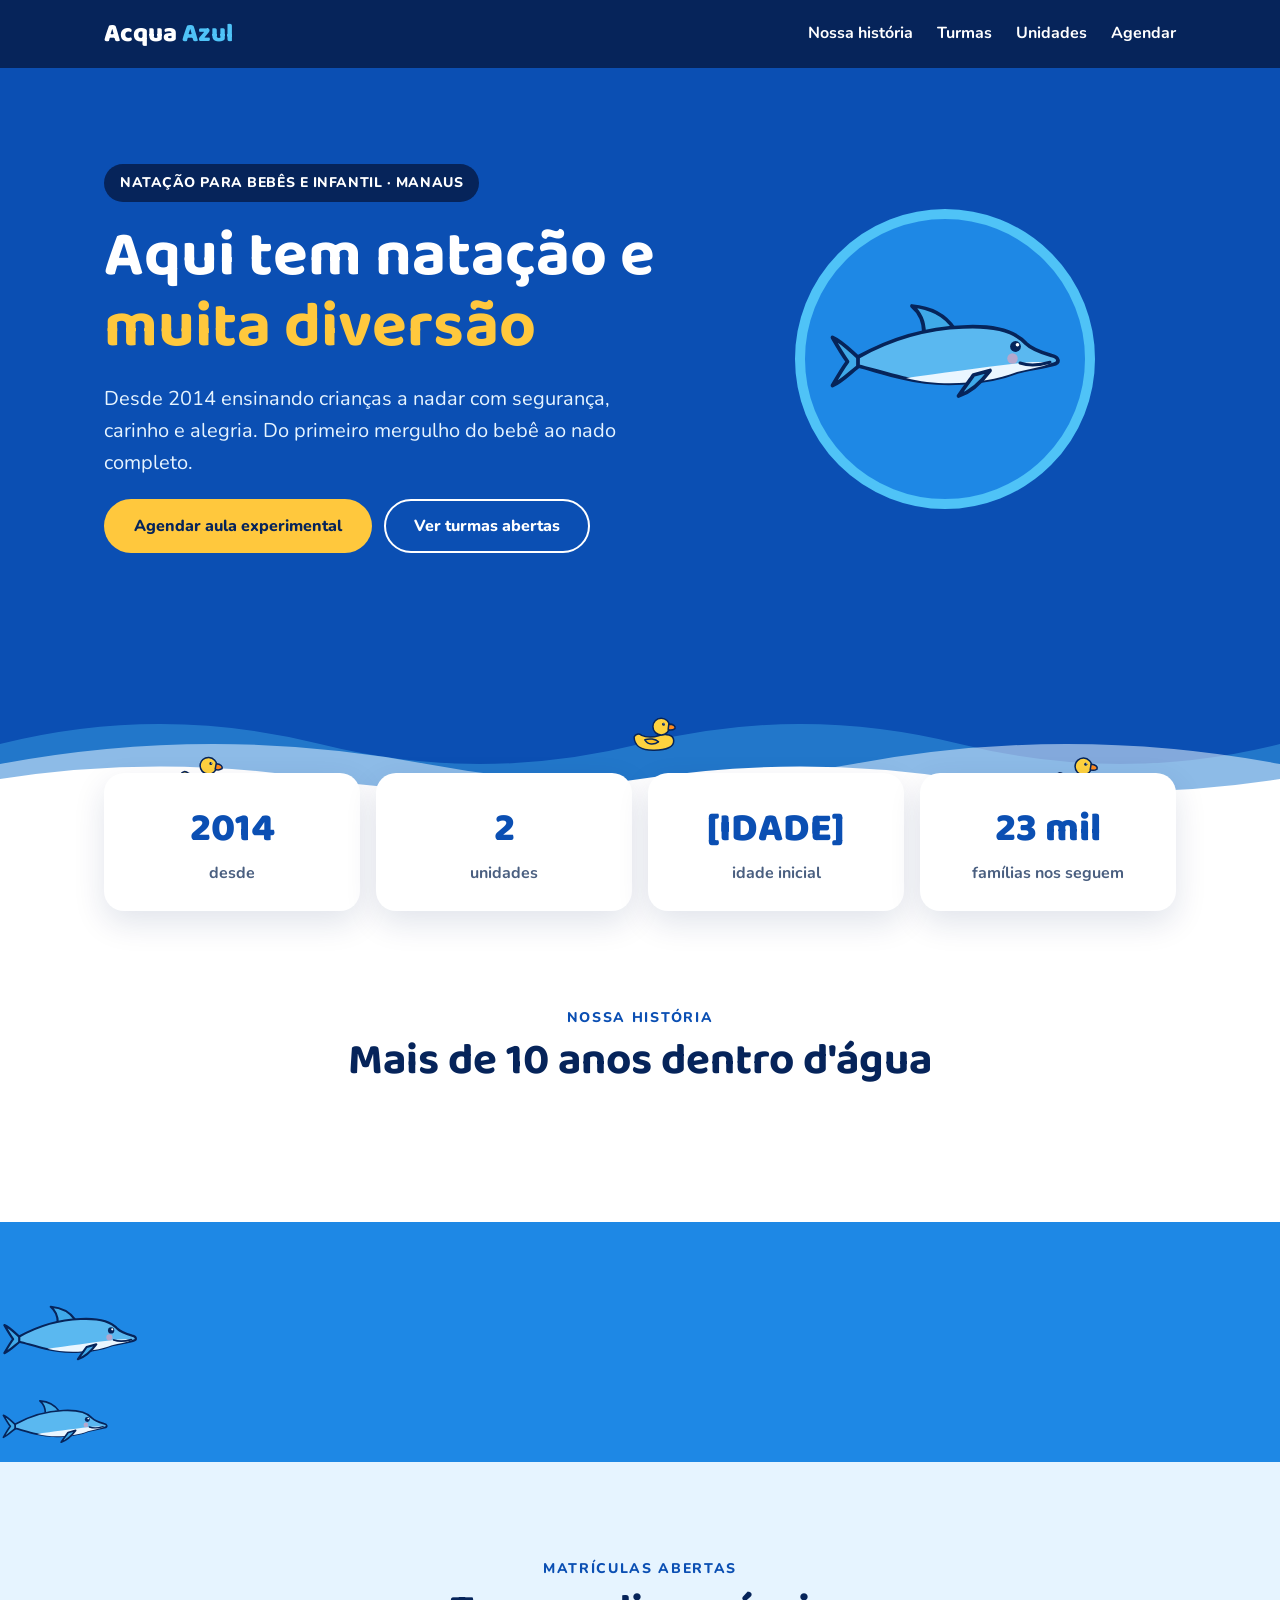
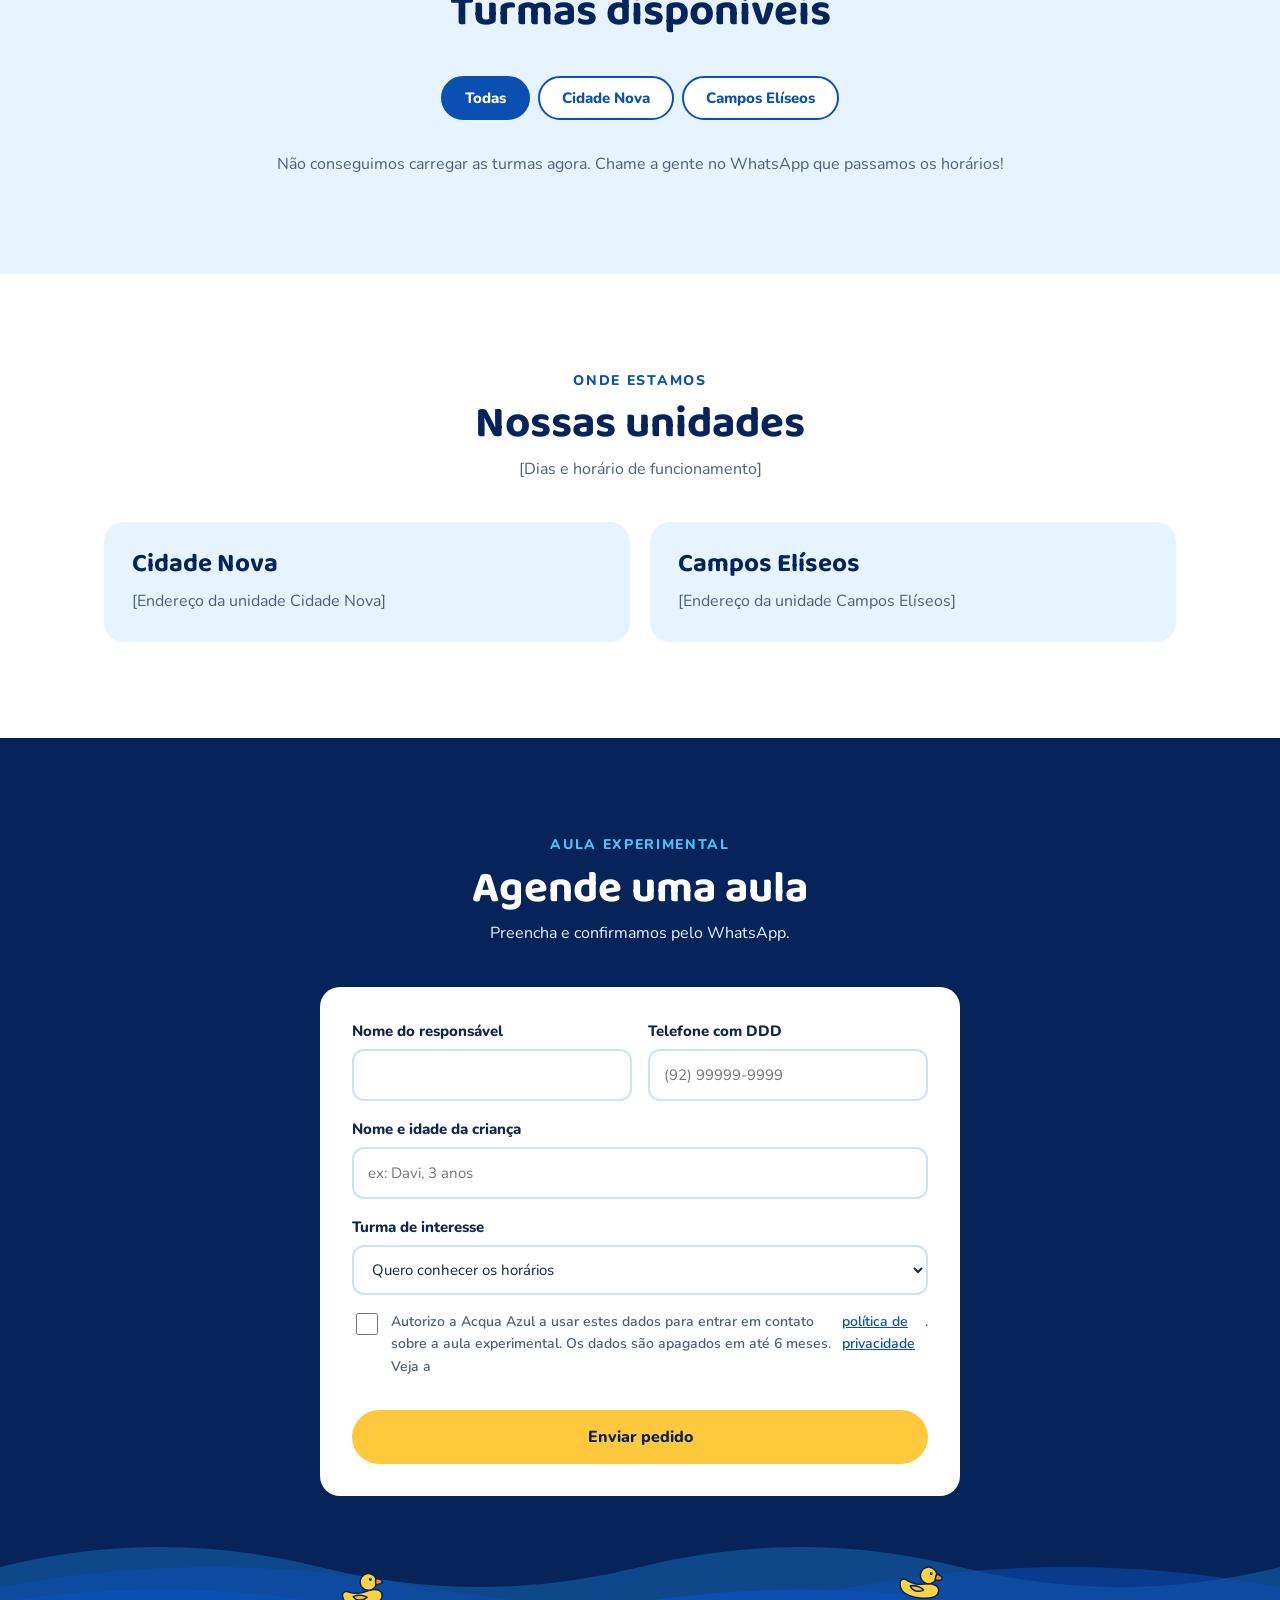
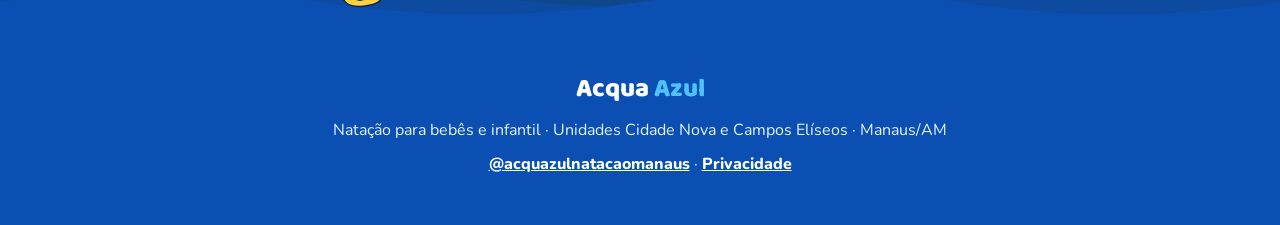
<file: index.html>
<!doctype html>
<html lang="pt-BR">
<head>
<meta charset="utf-8">
<meta name="viewport" content="width=device-width, initial-scale=1">
<title>Acqua Azul Natação</title>
<meta name="description" content="Natação para bebês e crianças em Manaus desde 2014. Unidades Cidade Nova e Campos Elíseos.">
<link rel="preconnect" href="https://fonts.googleapis.com">
<link rel="stylesheet" href="https://fonts.googleapis.com/css2?family=Baloo+2:wght@600;800&family=Nunito:wght@400;600;700;800&display=swap">
<link rel="stylesheet" href="styles.css">
</head>
<body>

<svg width="0" height="0" aria-hidden="true" style="position:absolute">
  <defs>
    <symbol id="golfinho" viewBox="0 0 160 90">
      <g stroke="#06245a" stroke-width="2.5" stroke-linejoin="round" stroke-linecap="round">
        <path d="M24 46 C18 41 12 34 5 31 C9 38 12 43 15 47 C12 51 9 56 5 63 C12 60 18 53 24 49 Z" fill="#3fa9e8"/>
        <path d="M86 25 C80 16 70 11 58 10 C64 15 66 21 66 28 Z" fill="#3fa9e8"/>
        <path d="M22 44 C40 34 62 25 92 24 C112 23 126 26 134 35 C138 39 144 41 151 43 C156 44 157 48 152 49 C144 51 136 52 128 54 C108 62 76 64 52 58 C40 55 30 52 22 50 Z" fill="#5ab8f0"/>
      </g>
      <path d="M151 48 C144 51 136 52 128 54 C108 62 76 64 54 58 C76 55 104 51 130 48 C138 47 146 47 151 48 Z" fill="#eaf6ff"/>
      <path d="M110 53 C104 61 98 67 89 70 C93 64 97 59 99 56 Z" fill="#3fa9e8" stroke="#06245a" stroke-width="2.5" stroke-linejoin="round"/>
      <circle cx="125" cy="45" r="3.5" fill="#ff9ab0" opacity=".55"/>
      <circle cx="127" cy="37" r="3.6" fill="#06245a"/>
      <circle cx="128.3" cy="35.8" r="1.2" fill="#fff"/>
      <path d="M150 47.5 C143 49.5 136 50 130 48" fill="none" stroke="#06245a" stroke-width="2" stroke-linecap="round"/>
    </symbol>
    <symbol id="patinho" viewBox="0 0 60 50">
      <g stroke="#06245a" stroke-width="2" stroke-linejoin="round">
        <path d="M4 30 C6 26 10 25 14 28 C20 31 30 31 36 29 C46 26 56 28 56 36 C56 44 46 48 30 48 C14 48 4 42 4 30 Z" fill="#ffd23f"/>
        <circle cx="40" cy="17" r="11" fill="#ffd23f"/>
        <path d="M50 14 C56 14 59 17 58 20 C55 22 51 22 49 21 Z" fill="#ff8a1f"/>
        <path d="M18 34 C24 32 32 33 36 37 C30 41 22 41 18 34 Z" fill="#ffc01f"/>
      </g>
      <circle cx="43" cy="14" r="2" fill="#06245a"/>
      <circle cx="43.7" cy="13.3" r=".7" fill="#fff"/>
    </symbol>
    <symbol id="onda-1" viewBox="0 0 2880 120" preserveAspectRatio="none"><path d="M0 50 Q180 10 360 50 T720 50 T1080 50 T1440 50 T1800 50 T2160 50 T2520 50 T2880 50 V120 H0 Z"/></symbol>
    <symbol id="onda-2" viewBox="0 0 2880 120" preserveAspectRatio="none"><path d="M0 70 Q240 30 480 70 T960 70 T1440 70 T1920 70 T2400 70 T2880 70 V120 H0 Z"/></symbol>
    <symbol id="onda-3" viewBox="0 0 2880 120" preserveAspectRatio="none"><path d="M0 85 Q180 60 360 85 T720 85 T1080 85 T1440 85 T1800 85 T2160 85 T2520 85 T2880 85 V120 H0 Z"/></symbol>
  </defs>
</svg>

<div class="aviso-topo" id="aviso-topo" role="status" hidden></div>

<header>
  <div class="wrap">
    <a class="logo" href="#topo">Acqua <span>Azul</span></a>
    <nav aria-label="Principal">
      <a href="#historia">Nossa história</a>
      <a href="#turmas">Turmas</a>
      <a href="#unidades">Unidades</a>
      <a href="#agendar">Agendar</a>
    </nav>
  </div>
</header>

<main>
  <section id="topo" class="hero">
    <div aria-hidden="true">
      <span class="bolha" style="left:62%;width:22px;height:22px"></span>
      <span class="bolha" style="left:74%;width:12px;height:12px;animation-delay:-2s"></span>
      <span class="bolha" style="left:86%;width:30px;height:30px;animation-delay:-4.5s"></span>
      <span class="bolha" style="left:54%;width:10px;height:10px;animation-delay:-5.5s"></span>
      <span class="bolha" style="left:92%;width:16px;height:16px;animation-delay:-1s"></span>
    </div>
    <div class="wrap hero-in">
      <div class="hero-texto">
        <span class="selo">NATAÇÃO PARA BEBÊS E INFANTIL · MANAUS</span>
        <h1>Aqui tem natação e <em>muita diversão</em></h1>
        <p data-conteudo="hero_texto">Desde 2014 ensinando crianças a nadar com segurança, carinho e alegria. Do primeiro mergulho do bebê ao nado completo.</p>
        <div class="acoes">
          <a class="btn btn-sol" href="#agendar">Agendar aula experimental</a>
          <a class="btn btn-borda" href="#turmas">Ver turmas abertas</a>
        </div>
      </div>
      <div class="hero-mascote">
        <div class="mascote"><svg viewBox="0 0 160 90" role="img" aria-label="Golfinho mascote da Acqua Azul"><use href="#golfinho"/></svg></div>
      </div>
    </div>
    <div class="ondas" aria-hidden="true">
      <svg class="onda o3" fill="#4fc3f7"><use href="#onda-1"/></svg>
      <svg class="onda o2" fill="#e6f4ff"><use href="#onda-2"/></svg>
      <svg class="onda" fill="#ffffff"><use href="#onda-3"/></svg>
      <svg class="pato" data-x="12" data-vel="14"><use href="#patinho"/></svg>
      <svg class="pato" data-x="48" data-vel="10"><use href="#patinho"/></svg>
      <svg class="pato" data-x="80" data-vel="17"><use href="#patinho"/></svg>
    </div>
  </section>

  <section class="numeros" aria-label="A Acqua Azul em números">
    <div class="wrap">
      <div class="numero"><strong data-conteudo="desde">2014</strong><span>desde</span></div>
      <div class="numero"><strong>2</strong><span>unidades</span></div>
      <div class="numero"><strong data-conteudo="idade_inicial">[IDADE]</strong><span>idade inicial</span></div>
      <div class="numero"><strong data-conteudo="seguidores">23 mil</strong><span>famílias nos seguem</span></div>
    </div>
  </section>

  <section id="historia" class="historia">
    <div class="titulo">
      <span class="rotulo">Nossa história</span>
      <h2>Mais de 10 anos dentro d'água</h2>
    </div>
    <div class="linha" id="linha-historia"></div>
  </section>

  <section class="submersa">
    <div aria-hidden="true">
      <span class="bolha" style="left:12%;width:14px;height:14px"></span>
      <span class="bolha" style="left:38%;width:20px;height:20px;animation-delay:-3s"></span>
      <span class="bolha" style="left:66%;width:12px;height:12px;animation-delay:-1.5s"></span>
      <span class="bolha" style="left:88%;width:18px;height:18px;animation-delay:-5s"></span>
    </div>
    <div class="nado">
      <button type="button" class="arisco" aria-label="Tentar pegar o golfinho grande"><svg viewBox="0 0 160 90" aria-hidden="true"><use href="#golfinho"/></svg></button>
    </div>
    <div class="nado n2">
      <button type="button" class="arisco" aria-label="Tentar pegar o golfinho pequeno"><svg viewBox="0 0 160 90" aria-hidden="true"><use href="#golfinho"/></svg></button>
    </div>
  </section>

  <section id="galeria" class="galeria" hidden>
    <div class="wrap">
      <div class="titulo">
        <span class="rotulo">Nosso dia a dia</span>
        <h2>Fotos da Acqua Azul</h2>
      </div>
      <div class="fotos" id="lista-fotos"></div>
    </div>
  </section>

  <section id="depoimentos" class="depoimentos" hidden>
    <div class="wrap">
      <div class="titulo">
        <span class="rotulo">Quem conhece, recomenda</span>
        <h2>O que os pais dizem</h2>
      </div>
      <div class="grade" id="lista-depoimentos"></div>
    </div>
  </section>

  <section id="turmas" class="turmas">
    <div class="wrap">
      <div class="titulo">
        <span class="rotulo">Matrículas abertas</span>
        <h2>Turmas disponíveis</h2>
      </div>
      <div class="filtros" role="group" aria-label="Filtrar por unidade">
        <button type="button" data-unidade="Todas" aria-pressed="true">Todas</button>
        <button type="button" data-unidade="Cidade Nova" aria-pressed="false">Cidade Nova</button>
        <button type="button" data-unidade="Campos Elíseos" aria-pressed="false">Campos Elíseos</button>
      </div>
      <div class="grade" id="lista-turmas" aria-live="polite">
        <p class="aviso">Carregando turmas…</p>
      </div>
    </div>
  </section>

  <section id="planos" class="planos" hidden>
    <div class="wrap">
      <div class="titulo">
        <span class="rotulo">Planos e valores</span>
        <h2>Escolha o melhor plano</h2>
      </div>
      <div class="grade" id="lista-planos"></div>
      <p class="pagamento"><b>Formas de pagamento:</b> <span data-conteudo="formas_pagamento"></span></p>
    </div>
  </section>

  <section id="unidades" class="unidades">
    <div class="wrap">
      <div class="titulo">
        <span class="rotulo">Onde estamos</span>
        <h2>Nossas unidades</h2>
        <p data-conteudo="horario">[Dias e horário de funcionamento]</p>
      </div>
      <div class="grade">
        <div class="unidade"><h3>Cidade Nova</h3><p data-conteudo="end_cidade_nova">[Endereço da unidade Cidade Nova]</p><a class="btn btn-mar" data-mapa="end_cidade_nova" href="#" rel="noopener" target="_blank">Ver no mapa</a></div>
        <div class="unidade"><h3>Campos Elíseos</h3><p data-conteudo="end_campos_eliseos">[Endereço da unidade Campos Elíseos]</p><a class="btn btn-mar" data-mapa="end_campos_eliseos" href="#" rel="noopener" target="_blank">Ver no mapa</a></div>
      </div>
    </div>
  </section>

  <section id="agendar" class="agendar">
    <div class="agendar-in">
      <div class="titulo">
        <span class="rotulo">Aula experimental</span>
        <h2>Agende uma aula</h2>
        <p>Preencha e confirmamos pelo WhatsApp.</p>
      </div>
      <form class="form" id="form-agenda">
        <label>Nome do responsável<input name="responsavel" required maxlength="80" autocomplete="name"></label>
        <label>Telefone com DDD<input name="telefone" type="tel" required maxlength="20" autocomplete="tel" placeholder="(92) 99999-9999"></label>
        <label class="cheio">Nome e idade da criança<input name="crianca" required maxlength="80" placeholder="ex: Davi, 3 anos"></label>
        <label class="cheio">Turma de interesse<select name="turma" id="select-turma" required></select></label>
        <label class="isca" aria-hidden="true">Não preencha<input name="site" tabindex="-1" autocomplete="off"></label>
        <label class="consentimento"><input type="checkbox" name="consentimento" required> Autorizo a Acqua Azul a usar estes dados para entrar em contato sobre a aula experimental. Os dados são apagados em até 6 meses. Veja a <a href="privacidade.html">política de privacidade</a>.</label>
        <div class="cheio" id="turnstile"></div>
        <button class="btn btn-sol" type="submit" id="enviar-pedido">Enviar pedido</button>
        <div class="cheio retorno" id="retorno" role="status" aria-live="polite"></div>
      </form>
    </div>
    <div class="ondas" aria-hidden="true">
      <svg class="onda o3" fill="#1e88e5"><use href="#onda-1"/></svg>
      <svg class="onda o2" fill="#0b4fb3"><use href="#onda-2"/></svg>
      <svg class="onda" fill="#0b4fb3"><use href="#onda-3"/></svg>
      <svg class="pato" data-x="25" data-vel="12"><use href="#patinho"/></svg>
      <svg class="pato" data-x="68" data-vel="15"><use href="#patinho"/></svg>
    </div>
  </section>
</main>

<footer>
  <a class="logo" href="#topo">Acqua <span>Azul</span></a>
  <p>Natação para bebês e infantil · Unidades Cidade Nova e Campos Elíseos · Manaus/AM</p>
  <p><a href="https://instagram.com/acquazulnatacaomanaus" rel="noopener">@acquazulnatacaomanaus</a> · <a href="privacidade.html">Privacidade</a></p>
</footer>

<script src="config.js"></script>
<script src="site.js"></script>
<script src="https://challenges.cloudflare.com/turnstile/v0/api.js?render=explicit&onload=iniciarTurnstile" async defer></script>
</body>
</html>
</file>
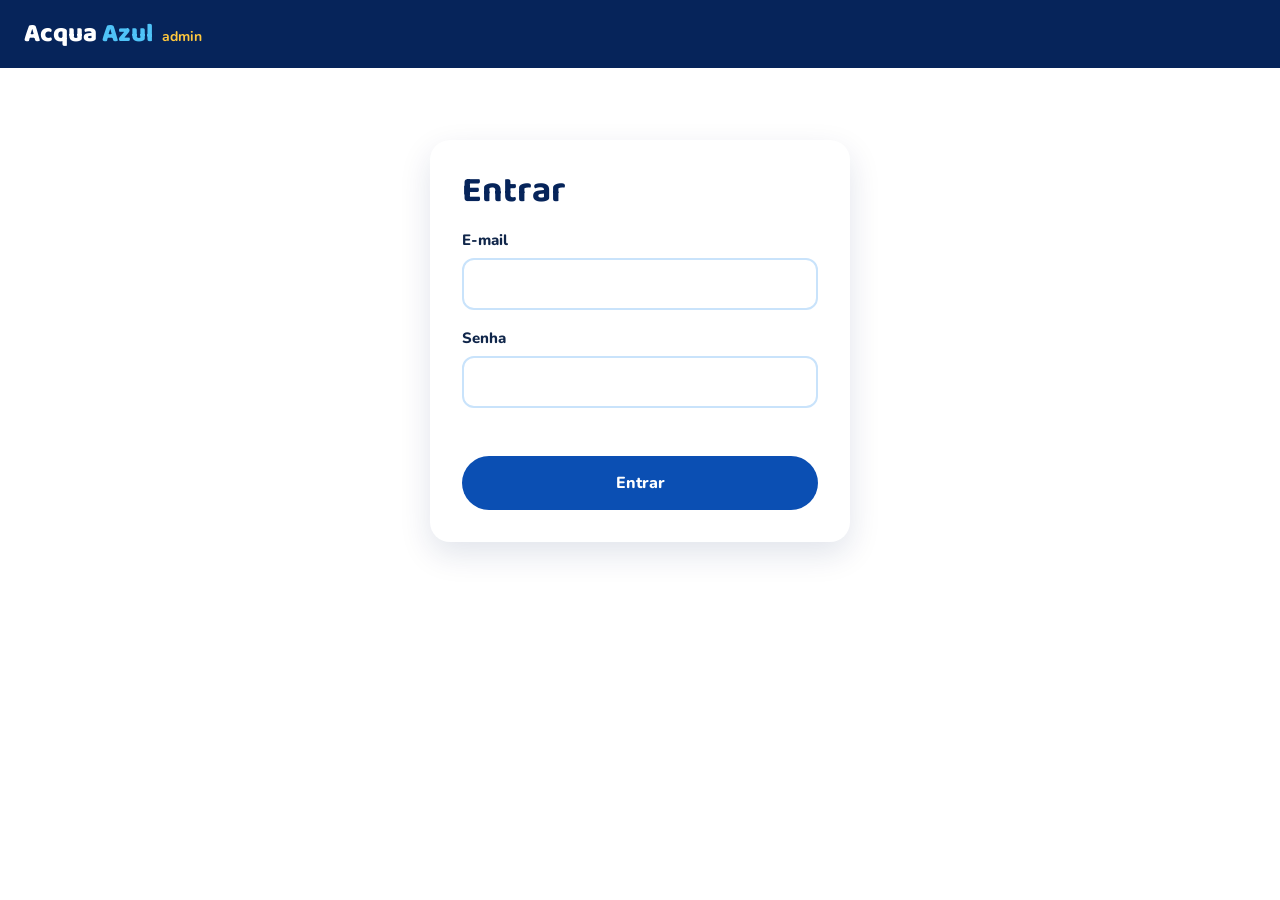
<file: admin.html>
<!doctype html>
<html lang="pt-BR">
<head>
<meta charset="utf-8">
<meta name="viewport" content="width=device-width, initial-scale=1">
<meta name="robots" content="noindex, nofollow">
<title>Admin · Acqua Azul</title>
<link rel="stylesheet" href="https://fonts.googleapis.com/css2?family=Baloo+2:wght@600;800&family=Nunito:wght@400;600;700;800&display=swap">
<link rel="stylesheet" href="styles.css">
<link rel="stylesheet" href="admin.css">
</head>
<body class="pagina-admin">
<header>
  <div class="wrap">
    <div class="topo-esq">
      <button type="button" class="btn-menu" id="abrir-menu" aria-label="Abrir menu" aria-controls="abas" aria-expanded="true" hidden>
        <svg viewBox="0 0 24 24" aria-hidden="true"><circle cx="12" cy="5" r="2"/><circle cx="12" cy="12" r="2"/><circle cx="12" cy="19" r="2"/></svg>
      </button>
      <a class="logo" href="/">Acqua <span>Azul</span> <small>admin</small></a>
    </div>
    <button type="button" class="btn btn-borda sair" id="sair" hidden>Sair</button>
  </div>
</header>

<div class="painel">
<aside class="menu" id="abas" hidden>
  <nav aria-label="Seções do painel">
    <div class="grupo">
      <p>Início</p>
      <button type="button" data-aba="resumo"><svg viewBox="0 0 24 24" aria-hidden="true"><rect x="3" y="3" width="7" height="7" rx="1.5"/><rect x="14" y="3" width="7" height="7" rx="1.5"/><rect x="3" y="14" width="7" height="7" rx="1.5"/><rect x="14" y="14" width="7" height="7" rx="1.5"/></svg><span>Resumo</span></button>
    </div>
    <div class="grupo">
      <p>Atendimento</p>
      <button type="button" data-aba="pedidos"><svg viewBox="0 0 24 24" aria-hidden="true"><path d="M9 3h6v3H9z"/><path d="M8 4.5H6a1 1 0 0 0-1 1V20a1 1 0 0 0 1 1h12a1 1 0 0 0 1-1V5.5a1 1 0 0 0-1-1h-2"/><path d="M9 12h6M9 16h4"/></svg><span>Pedidos</span></button>
      <button type="button" data-aba="turmas"><svg viewBox="0 0 24 24" aria-hidden="true"><circle cx="9" cy="8" r="3"/><path d="M3 20c0-3.3 2.7-6 6-6s6 2.7 6 6"/><path d="M16 5a3 3 0 0 1 0 6M21 20c0-2.6-1.7-4.8-4-5.6"/></svg><span>Turmas</span></button>
    </div>
    <div class="grupo">
      <p>Secretaria</p>
      <button type="button" data-aba="alunos"><svg viewBox="0 0 24 24" aria-hidden="true"><rect x="3" y="4" width="18" height="16" rx="2"/><circle cx="9" cy="10" r="2.5"/><path d="M5.5 16.5c.6-1.8 2-2.8 3.5-2.8s2.9 1 3.5 2.8M14 9h4M14 13h4"/></svg><span>Alunos</span></button>
    </div>
    <div class="grupo">
      <p>Conteúdo do site</p>
      <button type="button" data-aba="textos"><svg viewBox="0 0 24 24" aria-hidden="true"><path d="M4 6h16M4 12h16M4 18h10"/></svg><span>Textos</span></button>
      <button type="button" data-aba="marcos"><svg viewBox="0 0 24 24" aria-hidden="true"><circle cx="12" cy="12" r="9"/><path d="M12 7v5l3 2"/></svg><span>História</span></button>
      <button type="button" data-aba="avisos"><svg viewBox="0 0 24 24" aria-hidden="true"><path d="M6 16v-5a6 6 0 1 1 12 0v5l2 2H4z"/><path d="M10 21h4"/></svg><span>Avisos</span></button>
      <button type="button" data-aba="fotos"><svg viewBox="0 0 24 24" aria-hidden="true"><rect x="3" y="5" width="18" height="14" rx="2"/><circle cx="9" cy="10" r="2"/><path d="M21 16l-5-5-9 8"/></svg><span>Fotos</span></button>
      <button type="button" data-aba="planos"><svg viewBox="0 0 24 24" aria-hidden="true"><path d="M3 12V4h8l10 10-8 8z"/><circle cx="7.5" cy="8" r="1.5"/></svg><span>Planos</span></button>
      <button type="button" data-aba="depoimentos"><svg viewBox="0 0 24 24" aria-hidden="true"><path d="M4 5h16v11H9l-5 4z"/></svg><span>Depoimentos</span></button>
    </div>
    <div class="grupo">
      <p>Equipe</p>
      <button type="button" data-aba="usuarios"><svg viewBox="0 0 24 24" aria-hidden="true"><circle cx="12" cy="8" r="4"/><path d="M4 21c0-4 3.6-7 8-7s8 3 8 7"/></svg><span>Usuários</span></button>
    </div>
  </nav>
</aside>
<div class="fundo-menu" id="fundo-menu"></div>

<main class="admin">
  <section id="tela-login" hidden>
    <form class="form login" id="form-login">
      <h1>Entrar</h1>
      <label class="cheio">E-mail<input type="email" name="email" required autocomplete="username"></label>
      <label class="cheio">Senha<input type="password" name="senha" required autocomplete="current-password"></label>
      <p class="erro cheio" id="erro-login" role="alert"></p>
      <button class="btn btn-mar" type="submit">Entrar</button>
    </form>
  </section>

  <section data-tela="resumo" hidden>
    <h1>Resumo</h1>
    <div class="numeros-admin" id="resumo-numeros"></div>
    <div id="resumo-listas"></div>
  </section>

  <section data-tela="pedidos" hidden>
    <div class="admin-topo">
      <h1>Pedidos de aula experimental</h1>
      <label class="filtro">Mostrar
        <select id="filtro-pedidos">
          <option value="">Todos</option>
          <option value="novo">Novos</option>
          <option value="em_contato">Em contato</option>
          <option value="agendado">Aula agendada</option>
          <option value="matriculou">Matriculou</option>
          <option value="desistiu">Desistiu</option>
        </select>
      </label>
    </div>
    <p class="dica">Pedidos enviados pelo formulário do site. Toque em <b>WhatsApp</b> ou <b>Ligar</b> para falar com a família e depois atualize a situação. Pela LGPD, pedidos com mais de 6 meses são apagados sozinhos.</p>
    <p class="erro" role="alert"></p>
    <div class="admin-lista" data-lista="pedidos"></div>
  </section>

  <section data-tela="alunos" hidden>
    <div id="alunos-lista">
      <div class="admin-topo"><h1>Alunos</h1><button type="button" class="btn btn-sol" id="novo-aluno">+ Novo aluno</button></div>
      <p class="dica">Ficha de cada aluno com responsáveis e as declarações. São dados pessoais: só a equipe do painel vê. Fichas canceladas são apagadas sozinhas 2 anos depois do cancelamento (LGPD).</p>
      <div class="filtros-alunos">
        <label class="busca">Buscar<input type="search" id="busca-alunos" placeholder="Nome do aluno"></label>
        <label class="filtro">Situação
          <select id="filtro-alunos">
            <option value="ativa">Ativas</option>
            <option value="trancada">Trancadas</option>
            <option value="cancelada">Canceladas</option>
            <option value="">Todas</option>
          </select>
        </label>
      </div>
      <p class="erro" role="alert"></p>
      <div class="tabela-alunos" id="tabela-alunos"></div>
    </div>

    <div id="aluno-ficha" hidden>
      <button type="button" class="voltar" id="voltar-alunos">← Voltar para a lista de alunos</button>
      <div class="admin-topo">
        <h1 id="ficha-titulo">Novo aluno</h1>
        <div class="docs" id="ficha-docs" hidden>
          <a class="btn btn-contorno" data-doc="matricula" target="_blank" rel="noopener">Declaração de matrícula</a>
          <a class="btn btn-contorno" data-doc="frequencia" target="_blank" rel="noopener">Declaração de frequência</a>
        </div>
      </div>
      <p class="dica" id="docs-aviso" hidden>As declarações só podem ser emitidas com a matrícula ativa.</p>
      <p class="dica">Campos com * são obrigatórios para salvar a matrícula.</p>
      <div class="ficha-blocos">
      <div id="ficha-form"></div>
      <section class="secao" id="ficha-responsaveis" aria-labelledby="titulo-responsaveis" hidden>
        <div class="admin-topo"><h2 id="titulo-responsaveis">Responsáveis</h2><button type="button" class="btn btn-sol" id="novo-responsavel">+ Adicionar responsável</button></div>
        <p class="dica">Cadastre <b>pelo menos 3 responsáveis</b> (pessoas que respondem pelo aluno). Marque quem é o <b>responsável financeiro</b>: é o nome que aparece nas declarações. <span class="contagem" id="contagem-responsaveis"></span></p>
        <div class="admin-lista" id="lista-responsaveis"></div>
      </section>
      <div id="ficha-depois"></div>
      </div>
    </div>
  </section>

  <section data-tela="turmas" hidden>
    <div class="admin-topo"><h1>Turmas</h1><button type="button" class="btn btn-sol" data-novo="turmas">+ Nova turma</button></div>
    <p class="dica">Use <b>−</b> e <b>+</b> para mudar as vagas na hora. Para mudar o resto, edite e toque em <b>Salvar</b>. Turma desmarcada em "Aparece no site" some do site, mas fica guardada aqui.</p>
    <p class="erro" role="alert"></p>
    <div class="admin-lista" data-lista="turmas"></div>
  </section>

  <section data-tela="textos" hidden>
    <h1>Textos do site</h1>
    <p class="dica">Troque o que quiser e toque em <b>Salvar textos</b> no fim da página. Campos com [colchetes] ainda estão com texto provisório.</p>
    <form class="admin-cartao textos" id="form-textos"></form>
  </section>

  <section data-tela="marcos" hidden>
    <div class="admin-topo"><h1>Nossa história</h1><button type="button" class="btn btn-sol" data-novo="marcos">+ Novo marco</button></div>
    <p class="dica">Cada marco é um ponto da linha do tempo. <b>Ordem</b> define a posição: o menor número aparece primeiro.</p>
    <p class="erro" role="alert"></p>
    <div class="admin-lista" data-lista="marcos"></div>
  </section>

  <section data-tela="avisos" hidden>
    <div class="admin-topo"><h1>Avisos</h1><button type="button" class="btn btn-sol" data-novo="avisos">+ Novo aviso</button></div>
    <p class="dica">O aviso aparece numa faixa amarela no topo do site. Se tiver mais de um valendo, aparece o mais recente. Em <b>Mostrar até</b>, ele some sozinho depois desse dia; deixe vazio para não ter prazo.</p>
    <p class="erro" role="alert"></p>
    <div class="admin-lista" data-lista="avisos"></div>
  </section>

  <section data-tela="fotos" hidden>
    <div class="admin-topo">
      <h1>Fotos</h1>
      <label class="btn btn-sol enviar">+ Enviar fotos<input type="file" id="enviar-fotos" accept="image/*" multiple></label>
    </div>
    <p class="dica">Escolha uma ou várias fotos do celular. Elas são reduzidas antes de subir, para o site continuar rápido. Use fotos em que os pais autorizaram a imagem das crianças.</p>
    <p class="erro" role="alert"></p>
    <p class="status" id="status-fotos" role="status"></p>
    <div class="admin-lista fotos-admin" data-lista="fotos"></div>
  </section>
  <section data-tela="planos" hidden>
    <div class="admin-topo"><h1>Planos e valores</h1><button type="button" class="btn btn-sol" data-novo="planos">+ Novo plano</button></div>
    <p class="dica">Os planos aparecem no site na seção "Planos e valores". Marque <b>Destacar</b> no plano que quer mostrar como "Mais escolhido". As formas de pagamento ficam na aba <b>Textos</b>.</p>
    <p class="erro" role="alert"></p>
    <div class="admin-lista" data-lista="planos"></div>
  </section>

  <section data-tela="depoimentos" hidden>
    <div class="admin-topo"><h1>Depoimentos</h1><button type="button" class="btn btn-sol" data-novo="depoimentos">+ Novo depoimento</button></div>
    <p class="dica">Só publique depoimentos com a autorização de quem escreveu. Prefira só o primeiro nome do pai ou da mãe.</p>
    <p class="erro" role="alert"></p>
    <div class="admin-lista" data-lista="depoimentos"></div>
  </section>

  <section data-tela="usuarios" hidden>
    <h1>Usuários do painel</h1>
    <p class="dica"><b>Dono</b> mexe em tudo. <b>Recepção</b> só vê o resumo, atende os pedidos e atualiza as turmas (sem criar nem apagar turma). Crie a conta com uma senha provisória e passe para a pessoa.</p>
    <form class="admin-cartao" id="form-usuario">
      <div class="campos">
        <label>E-mail<input type="email" name="email" required autocomplete="off"></label>
        <label>Senha provisória<input type="text" name="senha" required minlength="8" autocomplete="new-password" placeholder="mínimo 8 caracteres"></label>
        <label>Papel<select name="papel"><option value="recepcao">Recepção (pedidos e turmas)</option><option value="dono">Dono (tudo)</option></select></label>
      </div>
      <div class="botoes"><button type="submit" class="btn btn-mar">Criar usuário</button><span class="status" id="status-usuario" role="status"></span></div>
    </form>
    <p class="erro" role="alert"></p>
    <div class="admin-lista" id="lista-usuarios"></div>
  </section>
</main>
</div>

<script src="vendor/supabase.js"></script>
<script src="config.js"></script>
<script src="admin.js"></script>
</body>
</html>
</file>
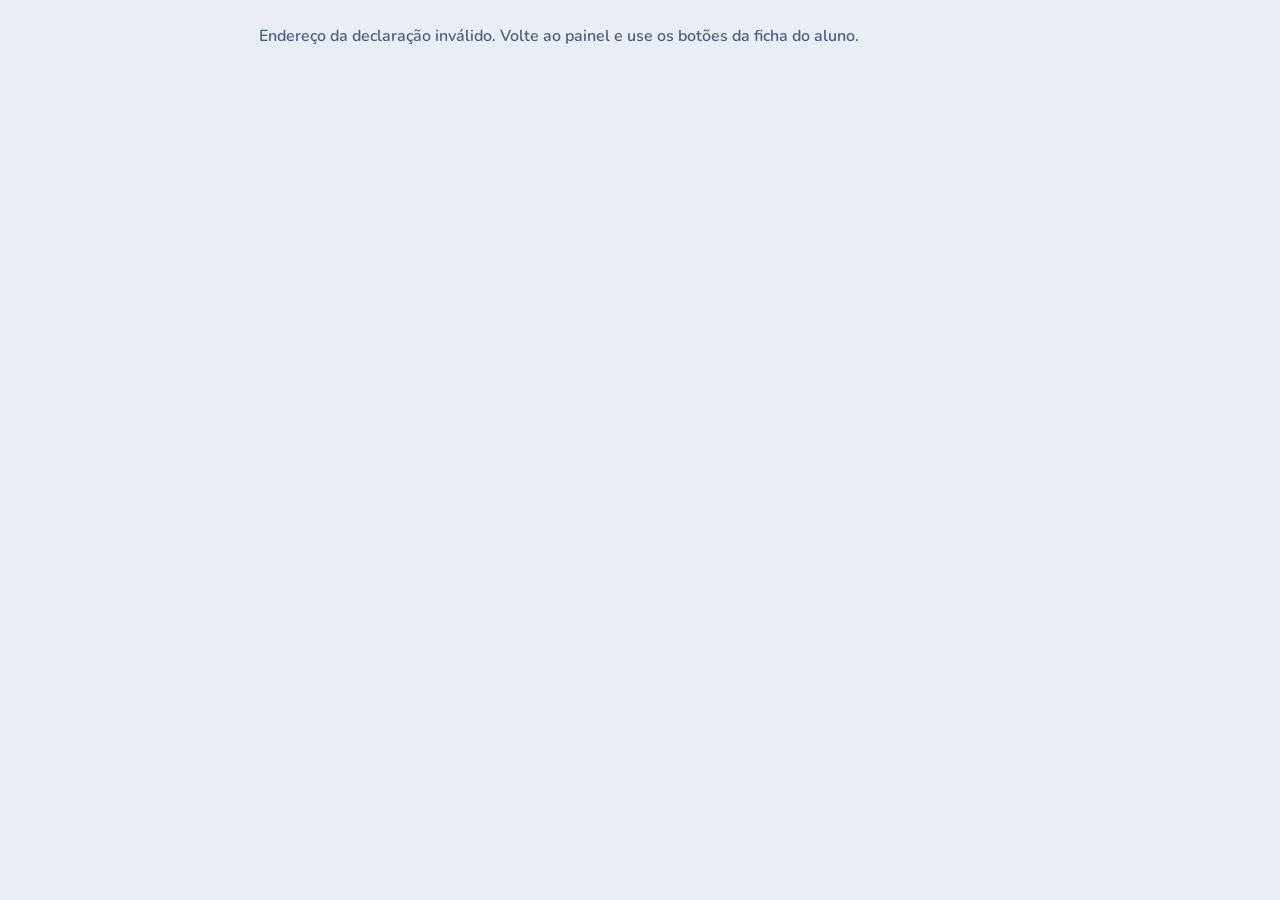
<file: declaracao.html>
<!doctype html>
<html lang="pt-BR">
<head>
<meta charset="utf-8">
<meta name="viewport" content="width=device-width, initial-scale=1">
<meta name="robots" content="noindex, nofollow">
<title>Declaração · Acqua Azul</title>
<link rel="stylesheet" href="https://fonts.googleapis.com/css2?family=Baloo+2:wght@600;800&family=Nunito:wght@400;600;700;800&display=swap">
<link rel="stylesheet" href="styles.css">
<link rel="stylesheet" href="declaracao.css">
</head>
<body>
<div class="barra-doc nao-imprimir">
  <p id="dica-doc">Carregando…</p>
  <button type="button" class="btn btn-sol" id="imprimir" hidden>Imprimir ou salvar em PDF</button>
</div>
<p class="aviso-doc nao-imprimir" id="aviso-doc" role="alert" hidden></p>

<article class="folha" id="folha" hidden>
  <div class="cabecalho">
    <p class="marca">Acqua <span>Azul</span> Natação</p>
    <p id="dados-escola"></p>
  </div>
  <h1 id="titulo-doc"></h1>
  <div class="corpo" id="corpo" contenteditable="true" spellcheck="true"></div>
  <p class="local" id="local-data"></p>
  <div class="assinatura">
    <span class="linha-assinatura"></span>
    <p id="quem-assina"></p>
  </div>
</article>

<script src="vendor/supabase.js"></script>
<script src="config.js"></script>
<script src="declaracao.js"></script>
</body>
</html>
</file>
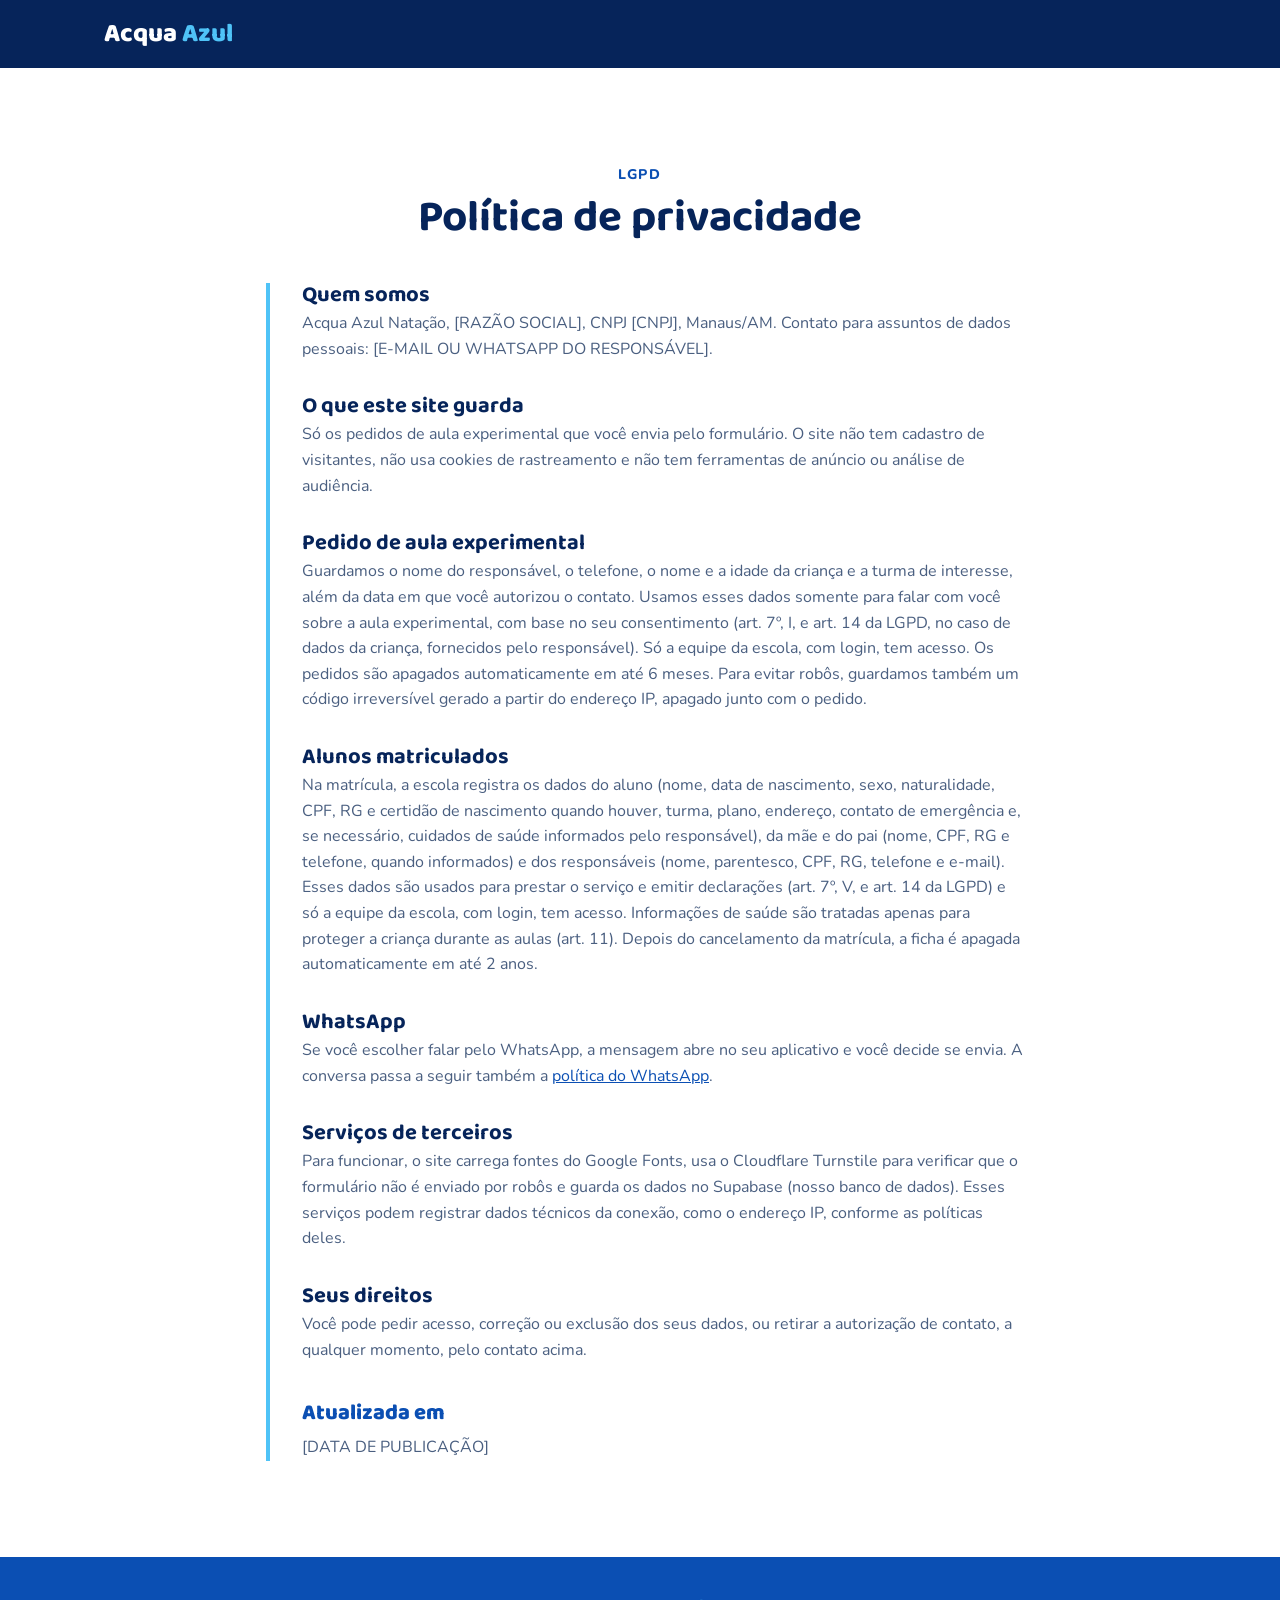
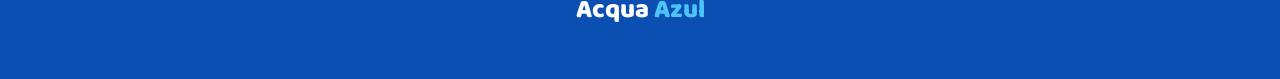
<file: privacidade.html>
<!doctype html>
<html lang="pt-BR">
<head>
<meta charset="utf-8">
<meta name="viewport" content="width=device-width, initial-scale=1">
<title>Privacidade · Acqua Azul</title>
<link rel="stylesheet" href="https://fonts.googleapis.com/css2?family=Baloo+2:wght@600;800&family=Nunito:wght@400;600;700;800&display=swap">
<link rel="stylesheet" href="styles.css">
</head>
<body>
<header>
  <div class="wrap">
    <a class="logo" href="/">Acqua <span>Azul</span></a>
  </div>
</header>
<main class="historia">
  <!-- Texto-base; revisar com a escola (razão social, CNPJ e contato do responsável pelos dados) -->
  <div class="titulo">
    <span class="rotulo">LGPD</span>
    <h2>Política de privacidade</h2>
  </div>
  <div class="linha">
    <div class="marco"><h3>Quem somos</h3><p>Acqua Azul Natação, [RAZÃO SOCIAL], CNPJ [CNPJ], Manaus/AM. Contato para assuntos de dados pessoais: [E-MAIL OU WHATSAPP DO RESPONSÁVEL].</p></div>
    <div class="marco"><h3>O que este site guarda</h3><p>Só os pedidos de aula experimental que você envia pelo formulário. O site não tem cadastro de visitantes, não usa cookies de rastreamento e não tem ferramentas de anúncio ou análise de audiência.</p></div>
    <div class="marco"><h3>Pedido de aula experimental</h3><p>Guardamos o nome do responsável, o telefone, o nome e a idade da criança e a turma de interesse, além da data em que você autorizou o contato. Usamos esses dados somente para falar com você sobre a aula experimental, com base no seu consentimento (art. 7º, I, e art. 14 da LGPD, no caso de dados da criança, fornecidos pelo responsável). Só a equipe da escola, com login, tem acesso. Os pedidos são apagados automaticamente em até 6 meses. Para evitar robôs, guardamos também um código irreversível gerado a partir do endereço IP, apagado junto com o pedido.</p></div>
    <div class="marco"><h3>Alunos matriculados</h3><p>Na matrícula, a escola registra os dados do aluno (nome, data de nascimento, sexo, naturalidade, CPF, RG e certidão de nascimento quando houver, turma, plano, endereço, contato de emergência e, se necessário, cuidados de saúde informados pelo responsável), da mãe e do pai (nome, CPF, RG e telefone, quando informados) e dos responsáveis (nome, parentesco, CPF, RG, telefone e e-mail). Esses dados são usados para prestar o serviço e emitir declarações (art. 7º, V, e art. 14 da LGPD) e só a equipe da escola, com login, tem acesso. Informações de saúde são tratadas apenas para proteger a criança durante as aulas (art. 11). Depois do cancelamento da matrícula, a ficha é apagada automaticamente em até 2 anos.</p></div>
    <div class="marco"><h3>WhatsApp</h3><p>Se você escolher falar pelo WhatsApp, a mensagem abre no seu aplicativo e você decide se envia. A conversa passa a seguir também a <a href="https://www.whatsapp.com/legal/privacy-policy" rel="noopener">política do WhatsApp</a>.</p></div>
    <div class="marco"><h3>Serviços de terceiros</h3><p>Para funcionar, o site carrega fontes do Google Fonts, usa o Cloudflare Turnstile para verificar que o formulário não é enviado por robôs e guarda os dados no Supabase (nosso banco de dados). Esses serviços podem registrar dados técnicos da conexão, como o endereço IP, conforme as políticas deles.</p></div>
    <div class="marco"><h3>Seus direitos</h3><p>Você pode pedir acesso, correção ou exclusão dos seus dados, ou retirar a autorização de contato, a qualquer momento, pelo contato acima.</p></div>
    <div class="marco"><b>Atualizada em</b><p>[DATA DE PUBLICAÇÃO]</p></div>
  </div>
</main>
<footer>
  <a class="logo" href="/">Acqua <span>Azul</span></a>
</footer>
</body>
</html>
</file>
<file: styles.css>
:root {
  --abismo: #06245a;
  --mar: #0b4fb3;
  --piscina: #1e88e5;
  --raia: #4fc3f7;
  --espuma: #e6f4ff;
  --sol: #ffc83d;
  --texto: #10264a;
  --suave: #4a5f80;
  --alerta: #b4400b;
  --raio: 20px;
}
* { box-sizing: border-box; }
[hidden] { display: none !important; }
html { scroll-behavior: smooth; }
body { margin: 0; font-family: "Nunito", system-ui, sans-serif; color: var(--texto); background: #fff; line-height: 1.6; }
h1, h2, h3 { font-family: "Baloo 2", "Nunito", sans-serif; line-height: 1.1; margin: 0; }
p { margin: 0; }
a { color: var(--mar); }
:focus-visible { outline: 3px solid var(--sol); outline-offset: 3px; }
.wrap { max-width: 1120px; margin: 0 auto; padding: 0 24px; }
.btn { display: inline-flex; align-items: center; justify-content: center; min-height: 44px; padding: 14px 28px; border-radius: 999px; font: 800 1rem "Nunito", sans-serif; text-decoration: none; border: 2px solid transparent; cursor: pointer; }
.btn-sol { background: var(--sol); color: var(--abismo); }
.btn-borda { border-color: #fff; color: #fff; background: transparent; }
.btn-mar { background: var(--mar); color: #fff; }
.rotulo { color: var(--mar); font-weight: 800; letter-spacing: .12em; font-size: 14px; text-transform: uppercase; }
.titulo { text-align: center; display: flex; flex-direction: column; gap: 8px; margin-bottom: 40px; }
.titulo h2 { font-size: 44px; color: var(--abismo); }

/* Topo */
header { position: sticky; top: 0; z-index: 10; background: var(--abismo); color: #fff; }
header .wrap { min-height: 68px; display: flex; flex-wrap: wrap; align-items: center; justify-content: space-between; gap: 12px; }
.logo { font: 800 26px "Baloo 2", sans-serif; color: #fff; text-decoration: none; }
.logo span { color: var(--raia); }
header nav { display: flex; flex-wrap: wrap; gap: 24px; font-weight: 700; }
header nav a { color: #fff; text-decoration: none; }

/* Abertura */
.hero { position: relative; overflow: hidden; background: var(--mar); color: #fff; }
.hero-in { position: relative; padding-top: 96px; padding-bottom: 260px; display: flex; flex-wrap: wrap; gap: 48px; align-items: center; }
.hero-texto { flex: 1 1 460px; min-width: 0; display: flex; flex-direction: column; gap: 20px; align-items: flex-start; }
.selo { background: var(--abismo); padding: 8px 16px; border-radius: 999px; font-weight: 800; font-size: 14px; letter-spacing: .04em; }
.hero h1 { font-size: 64px; }
.hero h1 em { font-style: normal; color: var(--sol); }
.hero-texto p { font-size: 20px; max-width: 520px; color: var(--espuma); }
.acoes { display: flex; flex-wrap: wrap; gap: 12px; }
.hero-mascote { flex: 1 1 360px; min-width: 0; display: flex; justify-content: center; }
.mascote { width: 300px; height: 300px; border-radius: 50%; background: var(--piscina); border: 10px solid var(--raia); display: flex; align-items: center; justify-content: center; }
.mascote svg { width: 240px; }

/* Água */
.ondas { position: absolute; left: 0; right: 0; bottom: -1px; height: 120px; overflow: hidden; pointer-events: none; }
.onda { position: absolute; bottom: 0; left: 0; width: 200%; height: 100%; animation: correr 14s linear infinite; }
.onda.o2 { animation-duration: 9s; animation-direction: reverse; opacity: .55; }
.onda.o3 { animation-duration: 20s; opacity: .35; }
@keyframes correr { to { transform: translateX(-50%); } }
/* posição e inclinação vêm do site.js, que acompanha a onda da frente */
.pato { position: absolute; left: 0; top: 0; width: 46px; height: 38px; transform-origin: 50% 85%; }
@media (max-width: 600px) { .pato { width: 34px; height: 28px; } }
.bolha { position: absolute; bottom: -20px; border-radius: 50%; border: 2px solid rgba(255,255,255,.55); background: rgba(255,255,255,.12); animation: bolha 7s linear infinite; }
@keyframes bolha { 0% { transform: translate(0,0); opacity: 0; } 10% { opacity: 1; } 50% { transform: translate(14px,-260px); } 100% { transform: translate(-6px,-520px); opacity: 0; } }

/* Faixa submersa */
.submersa { position: relative; height: 240px; overflow: hidden; background: var(--piscina); }
.nado { position: absolute; top: 32%; left: 0; width: 130px; animation: nadar 20s linear infinite; }
.nado svg { display: block; width: 140px; animation: balanco 2.6s ease-in-out infinite; }
.nado.n2 { top: 72%; width: 110px; animation-duration: 26s; animation-delay: -11s; }
.nado.n2 svg { width: 110px; }
@keyframes nadar { from { transform: translate(-160px,-50%); } to { transform: translate(calc(100vw + 40px),-50%); } }
@keyframes balanco { 0%, 100% { transform: translateY(-8px) rotate(-4deg); } 50% { transform: translateY(8px) rotate(4deg); } }
/* --dir: 1 foge para a direita, -1 para a esquerda (virado para onde nada) */
.arisco { --dir: 1; display: block; padding: 0; border: 0; background: none; cursor: pointer; min-width: 44px; min-height: 44px; }
.arisco.fugindo { animation: fugir 1.1s cubic-bezier(.55,0,.85,.35) forwards; }
.arisco.voltando { animation: voltar 1.2s ease-out; }
@keyframes fugir {
  0% { transform: scaleX(var(--dir)); }
  20% { transform: translate(calc(var(--dir) * -12px), 4px) scaleX(var(--dir)) rotate(4deg); }
  100% { transform: translate(calc(var(--dir) * 110vw), -40px) scaleX(var(--dir)) rotate(-8deg); }
}
@keyframes voltar { from { opacity: 0; transform: translateX(-60px); } to { opacity: 1; transform: none; } }

/* Números */
.numeros { margin-top: -40px; position: relative; z-index: 2; }
.numeros .wrap { display: grid; grid-template-columns: repeat(auto-fit, minmax(200px, 1fr)); gap: 16px; }
.numero { background: #fff; border-radius: var(--raio); padding: 24px; text-align: center; box-shadow: 0 12px 32px rgba(6,36,90,.12); }
.numero strong { display: block; font: 800 40px "Baloo 2", sans-serif; color: var(--mar); }
.numero span { color: var(--suave); font-weight: 700; }

/* História */
.historia { max-width: 820px; margin: 0 auto; padding: 96px 24px; }
.linha { display: flex; flex-direction: column; gap: 32px; border-left: 4px solid var(--raia); padding-left: 32px; margin-left: 12px; }
.marco { display: flex; flex-direction: column; gap: 4px; }
.marco b { color: var(--mar); font: 800 22px "Baloo 2", sans-serif; }
.marco h3 { font-size: 22px; color: var(--abismo); }
.marco p { color: var(--suave); }

/* Turmas */
.turmas { background: var(--espuma); padding: 96px 0; }
.filtros { display: flex; flex-wrap: wrap; justify-content: center; gap: 8px; margin-bottom: 32px; }
.filtros button { min-height: 44px; padding: 10px 22px; border-radius: 999px; border: 2px solid var(--mar); background: #fff; color: var(--mar); font: 800 15px "Nunito", sans-serif; cursor: pointer; }
.filtros button[aria-pressed="true"] { background: var(--mar); color: #fff; }
.grade { display: grid; grid-template-columns: repeat(auto-fill, minmax(250px, 1fr)); gap: 20px; }
.cartao { background: #fff; border-radius: var(--raio); padding: 24px; display: flex; flex-direction: column; gap: 12px; transition: transform .2s, box-shadow .2s; }
.cartao:hover { transform: translateY(-4px); box-shadow: 0 14px 30px rgba(6,36,90,.14); }
.cartao-topo { display: flex; justify-content: space-between; gap: 8px; align-items: flex-start; }
.cartao h3 { font-size: 24px; color: var(--abismo); }
.tag { font-size: 12px; font-weight: 800; background: var(--espuma); color: var(--mar); padding: 4px 10px; border-radius: 999px; white-space: nowrap; }
.cartao-info { color: var(--suave); font-weight: 600; }
.barra { height: 8px; border-radius: 8px; background: var(--espuma); overflow: hidden; }
.barra i { display: block; height: 100%; background: var(--piscina); }
.vagas { font-size: 14px; font-weight: 800; color: var(--mar); }
.vagas.poucas { color: var(--alerta); }
.cartao .btn { margin-top: auto; padding: 12px; }
.aviso { text-align: center; color: var(--suave); grid-column: 1 / -1; }

/* Agendar */
.agendar { position: relative; overflow: hidden; background: var(--abismo); color: #fff; padding: 96px 24px 140px; }
.agendar-in { max-width: 640px; margin: 0 auto; position: relative; z-index: 1; }
.agendar .titulo h2 { color: #fff; }
.agendar .titulo p { color: var(--espuma); }
.agendar .rotulo { color: var(--raia); }
.form { background: #fff; color: var(--texto); border-radius: var(--raio); padding: 32px; display: grid; grid-template-columns: repeat(auto-fit, minmax(220px, 1fr)); gap: 16px; }
.form label { display: flex; flex-direction: column; gap: 6px; font-weight: 800; font-size: 15px; min-width: 0; }
.form .cheio, .form .btn, .form .lgpd { grid-column: 1 / -1; }
.form input, .form select { font: inherit; font-weight: 400; padding: 12px 14px; border-radius: 12px; border: 2px solid #c9e3fb; min-height: 44px; background: #fff; color: var(--texto); width: 100%; min-width: 0; }
.form input:focus, .form select:focus { border-color: var(--piscina); outline: none; }
.lgpd { font-size: 13px; color: var(--suave); }

footer { background: var(--mar); color: var(--espuma); padding: 32px 24px 48px; text-align: center; display: flex; flex-direction: column; gap: 8px; }
footer a { color: #fff; font-weight: 800; }

@media (max-width: 600px) {
  .hero-in { padding-top: 40px; padding-bottom: 190px; gap: 24px; }
  .hero h1 { font-size: 40px; }
  .hero-texto p { font-size: 17px; }
  .mascote { width: 200px; height: 200px; border-width: 8px; }
  .mascote svg { width: 150px; }
  .titulo h2 { font-size: 32px; }
  header nav { gap: 16px; font-size: 15px; }
}
@media (prefers-reduced-motion: reduce) {
  *, *::before, *::after { animation: none !important; transition: none !important; }
  html { scroll-behavior: auto; }
}

/* Aviso, galeria e unidades (conteúdo vindo do painel) */
.aviso-topo { background: var(--sol); color: var(--abismo); text-align: center; padding: 10px 16px; font-weight: 800; }
.galeria { padding: 96px 0; }
.fotos { display: grid; grid-template-columns: repeat(auto-fill, minmax(240px, 1fr)); gap: 16px; }
.fotos figure { margin: 0; border-radius: var(--raio); overflow: hidden; background: var(--espuma); }
.fotos img { display: block; width: 100%; aspect-ratio: 4 / 3; object-fit: cover; }
.fotos figcaption { padding: 10px 14px; color: var(--suave); font-weight: 600; font-size: 15px; }
.unidades { padding: 96px 0; }
.titulo p { color: var(--suave); }
.unidade { background: var(--espuma); border-radius: var(--raio); padding: 28px; display: flex; flex-direction: column; gap: 10px; align-items: flex-start; }
.unidade h3 { font-size: 26px; color: var(--abismo); }
.unidade p { color: var(--suave); }
.unidades .grade { grid-template-columns: repeat(auto-fit, minmax(280px, 1fr)); }
.form .consentimento { grid-column: 1 / -1; flex-direction: row; align-items: flex-start; gap: 10px; font-weight: 600; font-size: 14px; color: var(--suave); }
.form .consentimento input { width: 22px; min-height: 22px; flex: none; margin-top: 2px; }
.isca { position: absolute; left: -9999px; width: 1px; height: 1px; overflow: hidden; }
.retorno:empty { display: none; }
.retorno { background: var(--espuma); border-radius: 12px; padding: 14px 16px; font-weight: 700; display: flex; flex-direction: column; gap: 10px; align-items: flex-start; }
.retorno.erro { background: #fdecea; color: var(--alerta); }
.retorno .btn { padding: 10px 20px; }

/* Planos e depoimentos */
.planos { padding: 96px 0; }
.plano { position: relative; background: #fff; border: 2px solid var(--espuma); border-radius: var(--raio); padding: 28px; display: flex; flex-direction: column; gap: 10px; align-items: flex-start; }
.plano.destaque { border-color: var(--sol); box-shadow: 0 12px 32px rgba(6,36,90,.12); }
.plano h3 { font-size: 24px; color: var(--abismo); }
.plano .preco { font: 800 32px "Baloo 2", sans-serif; color: var(--mar); }
.plano p { color: var(--suave); }
.plano .btn { margin-top: auto; }
.selo-plano { background: var(--sol); color: var(--abismo); font-weight: 800; font-size: 13px; padding: 4px 12px; border-radius: 999px; }
.pagamento { text-align: center; margin-top: 28px; color: var(--suave); }
.depoimentos { background: var(--espuma); padding: 96px 0; }
.depoimento { margin: 0; background: #fff; border-radius: var(--raio); padding: 28px; display: flex; flex-direction: column; gap: 16px; }
.depoimento blockquote { margin: 0; font-size: 18px; color: var(--texto); }
.depoimento figcaption { display: flex; align-items: center; gap: 12px; color: var(--abismo); }
.depoimento figcaption > span:last-child { display: flex; flex-direction: column; }
.depoimento figcaption span span { color: var(--suave); font-size: 14px; }
.avatar { flex: none; width: 48px; height: 48px; border-radius: 50%; display: grid; place-items: center; background: var(--mar); color: #fff; font: 800 22px "Baloo 2", sans-serif; }
.depoimento:nth-child(3n+2) .avatar { background: var(--piscina); }
.depoimento:nth-child(3n) .avatar { background: var(--abismo); }
.planos .grade, .depoimentos .grade { grid-template-columns: repeat(auto-fit, minmax(250px, 1fr)); }
</file>
<file: admin.css>
.logo small { font: 700 14px "Nunito", sans-serif; color: var(--sol); margin-left: 4px; }
.sair { padding: 8px 20px; }
.admin h1 { color: var(--abismo); font-size: 36px; }
.login { max-width: 420px; margin: 40px auto; box-shadow: 0 12px 32px rgba(6,36,90,.12); }
.login h1 { grid-column: 1 / -1; }
.erro { color: var(--alerta); font-weight: 700; margin: 0; min-height: 1em; }
.admin-topo { display: flex; flex-wrap: wrap; justify-content: space-between; align-items: center; gap: 12px; margin-bottom: 8px; }
.dica { color: var(--suave); margin-bottom: 16px; }
.admin-lista { display: flex; flex-direction: column; gap: 16px; }
.admin-cartao { background: #fff; border: 2px solid var(--espuma); border-radius: var(--raio); padding: 20px; display: flex; flex-wrap: wrap; gap: 20px; align-items: flex-start; }
.admin-cartao.inativa { opacity: .6; }
.admin-cartao.nova { border-color: var(--sol); }
.vagas-ctrl { display: flex; align-items: center; gap: 12px; text-align: center; }
.vagas-ctrl strong { display: block; font: 800 36px "Baloo 2", sans-serif; color: var(--mar); line-height: 1; }
.vagas-ctrl span { font-size: 13px; color: var(--suave); font-weight: 700; }
.btn-redondo { width: 48px; height: 48px; border-radius: 50%; border: 2px solid var(--mar); background: #fff; color: var(--mar); font: 800 24px "Nunito", sans-serif; cursor: pointer; }
.btn-redondo:disabled { opacity: .4; cursor: default; }
.campos { flex: 999 1 480px; min-width: 0; display: grid; grid-template-columns: repeat(auto-fill, minmax(150px, 1fr)); gap: 12px; }
.campos label { display: flex; flex-direction: column; gap: 4px; font-weight: 800; font-size: 14px; min-width: 0; }
.campos input, .campos select { font: inherit; font-weight: 400; padding: 10px 12px; border-radius: 10px; border: 2px solid #c9e3fb; min-height: 44px; width: 100%; min-width: 0; background: #fff; color: var(--texto); }
.campos .check { flex-direction: row; align-items: center; gap: 8px; }
.campos .check input { width: 22px; min-height: 22px; }
.botoes { flex-basis: 100%; display: flex; flex-wrap: wrap; align-items: center; gap: 12px; }
.botoes .btn { padding: 10px 22px; }
.btn-apagar { background: #fff; color: var(--alerta); border-color: var(--alerta); }
.status { font-weight: 700; color: var(--mar); }

/* Menu lateral por assunto */
.pagina-admin header .wrap { max-width: none; }
.topo-esq { display: flex; align-items: center; gap: 12px; }
.btn-menu { width: 44px; height: 44px; border-radius: 50%; border: 0; background: rgba(255,255,255,.12); color: #fff; display: grid; place-items: center; cursor: pointer; }
.btn-menu:hover { background: rgba(255,255,255,.22); }
.btn-menu svg { width: 22px; height: 22px; fill: currentColor; }
.painel { display: flex; align-items: flex-start; }
.menu { width: 248px; flex: none; position: sticky; top: 68px; height: calc(100vh - 68px); overflow-y: auto; background: #fff; border-right: 2px solid var(--espuma); padding: 20px 12px; }
.menu .grupo + .grupo { margin-top: 18px; }
.menu .grupo p { margin: 0 12px 6px; font-size: 12px; font-weight: 800; letter-spacing: .1em; text-transform: uppercase; color: var(--suave); }
.menu button { display: flex; align-items: center; gap: 12px; width: 100%; min-height: 44px; padding: 0 12px; border: 0; border-radius: 12px; background: none; font: 700 15px "Nunito", sans-serif; color: var(--texto); cursor: pointer; text-align: left; }
.menu button svg { width: 20px; height: 20px; flex: none; fill: none; stroke: currentColor; stroke-width: 2; stroke-linecap: round; stroke-linejoin: round; color: var(--suave); }
.menu button:hover { background: var(--espuma); }
.menu button[aria-current="page"] { background: var(--espuma); color: var(--mar); }
.menu button[aria-current="page"] svg { color: var(--mar); }
.admin { flex: 1; min-width: 0; max-width: 1080px; margin: 0 auto; padding: 32px clamp(16px, 4vw, 40px) 80px; }
.menu-recolhido .menu { display: none; }
.fundo-menu { display: none; }
@media (max-width: 900px) {
  .menu { position: fixed; top: 68px; left: 0; bottom: 0; height: auto; z-index: 20; transform: translateX(-100%); transition: transform .2s ease; box-shadow: 0 0 40px rgba(6,36,90,.25); }
  .menu-aberto .menu { transform: none; }
  .menu-aberto .fundo-menu { display: block; position: fixed; inset: 68px 0 0 0; background: rgba(6,36,90,.4); z-index: 19; }
}
@media (prefers-reduced-motion: reduce) { .menu { transition: none; } }

/* Resumo */
.numeros-admin { display: grid; grid-template-columns: repeat(auto-fit, minmax(180px, 1fr)); gap: 16px; margin: 16px 0 24px; }
#resumo-listas { display: grid; grid-template-columns: repeat(auto-fit, minmax(280px, 1fr)); gap: 16px; }
.bloco { flex-direction: column; gap: 8px; }
.bloco h2 { font-size: 22px; color: var(--abismo); }
.bloco ul { margin: 0; padding-left: 20px; color: var(--texto); }

/* Campos extras */
.campos .largo { grid-column: 1 / -1; }
.campos textarea { font: inherit; font-weight: 400; padding: 10px 12px; border-radius: 10px; border: 2px solid #c9e3fb; width: 100%; min-width: 0; resize: vertical; color: var(--texto); }
.campos small { font-weight: 600; color: var(--suave); }
.textos .campos { flex-basis: 100%; }

/* Fotos */
.enviar { position: relative; overflow: hidden; }
.enviar input { position: absolute; inset: 0; opacity: 0; cursor: pointer; }
.enviar:focus-within { outline: 3px solid var(--abismo); outline-offset: 3px; }
.previa { width: 200px; max-width: 100%; aspect-ratio: 4 / 3; object-fit: cover; border-radius: 12px; }

/* Pedidos */
.info { flex: 1 1 260px; min-width: 0; display: flex; flex-direction: column; gap: 4px; }
.info h3 { font-size: 22px; color: var(--abismo); }
.info .quando { font-size: 13px; font-weight: 700; color: var(--suave); }
.contato { display: flex; flex-wrap: wrap; gap: 8px; margin-top: 6px; }
.contato .btn { padding: 8px 18px; }
.btn-contorno { background: #fff; color: var(--mar); border-color: var(--mar); }
.admin-cartao[data-status="novo"] { border-color: var(--sol); }
.filtro { display: flex; align-items: center; gap: 8px; font-weight: 800; }
.filtro select { font: inherit; font-weight: 600; padding: 8px 12px; border-radius: 10px; border: 2px solid #c9e3fb; min-height: 44px; background: #fff; }

/* Secretaria */
.filtros-alunos { display: flex; flex-wrap: wrap; gap: 12px; align-items: flex-end; margin-bottom: 16px; }
.busca { display: flex; flex-direction: column; gap: 4px; font-weight: 800; flex: 1 1 260px; }
.busca input { font: inherit; font-weight: 400; padding: 10px 12px; border-radius: 10px; border: 2px solid #c9e3fb; min-height: 44px; }
.tabela-alunos { display: flex; flex-direction: column; gap: 8px; }
.linha-aluno { display: grid; grid-template-columns: minmax(0, 2fr) minmax(0, 3fr) auto; gap: 12px; align-items: center; width: 100%; padding: 14px 18px; border: 2px solid var(--espuma); border-radius: 14px; background: #fff; font: inherit; color: var(--texto); text-align: left; cursor: pointer; }
.linha-aluno:hover { border-color: var(--raia); }
.la-nome { font-weight: 800; color: var(--abismo); display: flex; flex-direction: column; }
.la-nome small { font-weight: 600; color: var(--suave); }
.la-turma { color: var(--suave); font-size: 14px; }
.pilula { font-size: 12px; font-weight: 800; padding: 4px 10px; border-radius: 999px; white-space: nowrap; }
.pilula.ativa { background: #e3f6e8; color: #1d6b34; }
.pilula.trancada { background: #fff4d6; color: #7a5300; }
.pilula.cancelada { background: #fdecea; color: var(--alerta); }
@media (max-width: 640px) { .linha-aluno { grid-template-columns: 1fr auto; } .la-turma { grid-column: 1 / -1; grid-row: 2; } }
.voltar { border: 0; background: none; color: var(--mar); font: 800 15px "Nunito", sans-serif; cursor: pointer; padding: 8px 0; min-height: 44px; }
.docs { display: flex; flex-wrap: wrap; gap: 8px; }
.docs .btn { padding: 10px 18px; }
.docs [aria-disabled] { opacity: .45; cursor: not-allowed; }
#ficha-responsaveis { margin-top: 28px; }
#ficha-responsaveis h2 { color: var(--abismo); font-size: 26px; }
.pilulas { display: flex; flex-wrap: wrap; gap: 6px; justify-content: flex-end; }
.pilula.incompleta { background: #fff4d6; color: #7a5300; }
.contagem { display: inline-block; margin-left: 4px; font-weight: 800; color: var(--alerta); }
.contagem.ok { color: #1d6b34; }

/* Ficha do aluno em blocos numerados */
.ficha-blocos { counter-reset: secao; display: flex; flex-direction: column; gap: 20px; }
.ficha, .ficha-depois { display: flex; flex-direction: column; gap: 20px; }
.secao { margin: 0; min-width: 0; border: 2px solid var(--espuma); border-radius: var(--raio); padding: 22px 24px 24px; background: #fff; }
.secao legend, #ficha-responsaveis h2 { font: 800 20px "Baloo 2", sans-serif; color: var(--abismo); padding: 0 8px; margin-left: -8px; }
.secao legend::before, #ficha-responsaveis h2::before { counter-increment: secao; content: counter(secao); display: inline-grid; place-items: center; width: 28px; height: 28px; margin-right: 10px; border-radius: 50%; background: var(--mar); color: #fff; font-size: 15px; vertical-align: 2px; }
#ficha-responsaveis { margin-top: 0; }
#ficha-responsaveis h2 { font-size: 20px; margin: 0; padding: 0; }
#ficha-responsaveis .admin-cartao { border-style: dashed; }
.ficha-depois > .botoes { padding: 4px 0 0; }
.campos .dupla { grid-column: span 2; }
@media (max-width: 520px) { .campos .dupla { grid-column: 1 / -1; } }
.idade-calc { font-weight: 800 !important; color: var(--mar) !important; }

/* Ficha: grade fixa de 6 colunas para as caixas ficarem alinhadas */
.ficha .campos, .ficha-depois .campos, #lista-responsaveis .campos { grid-template-columns: repeat(6, minmax(0, 1fr)); align-items: start; }
#lista-responsaveis .campos .check { align-self: end; min-height: 44px; }
.c1 { grid-column: span 1; } .c2 { grid-column: span 2; } .c3 { grid-column: span 3; }
.c4 { grid-column: span 4; } .c5 { grid-column: span 5; } .c6 { grid-column: 1 / -1; }
.ficha .rotulo-campo, .ficha-depois .rotulo-campo, #lista-responsaveis .rotulo-campo { white-space: nowrap; overflow: hidden; text-overflow: ellipsis; }
@media (max-width: 900px) {
  .ficha .campos, .ficha-depois .campos, #lista-responsaveis .campos { grid-template-columns: repeat(2, minmax(0, 1fr)); }
  .c1, .c2 { grid-column: span 1; } .c3, .c4, .c5 { grid-column: 1 / -1; }
}
@media (max-width: 520px) { .ficha .campos, .ficha-depois .campos, #lista-responsaveis .campos { grid-template-columns: 1fr; } .c1, .c2 { grid-column: 1 / -1; } }
</file>
<file: declaracao.css>
body { background: #e9eef5; }
.barra-doc { max-width: 210mm; margin: 24px auto 12px; padding: 0 16px; display: flex; flex-wrap: wrap; gap: 12px; align-items: center; justify-content: space-between; color: var(--suave); font-weight: 600; }
.aviso-doc { max-width: 210mm; margin: 0 auto 12px; padding: 12px 16px; border-radius: 12px; background: #fff4d6; color: #7a5300; font-weight: 700; }
.folha { box-sizing: border-box; width: 210mm; max-width: calc(100% - 32px); min-height: 297mm; margin: 0 auto 40px; padding: 22mm 20mm; background: #fff; color: #111; box-shadow: 0 10px 30px rgba(6,36,90,.15); display: flex; flex-direction: column; font-family: "Nunito", Arial, sans-serif; font-size: 12pt; line-height: 1.7; }
.cabecalho { text-align: center; border-bottom: 2px solid var(--mar); padding-bottom: 12px; margin-bottom: 40px; }
.marca { margin: 0; font: 800 26pt "Baloo 2", sans-serif; color: var(--abismo); line-height: 1.1; }
.marca span { color: var(--piscina); }
#dados-escola { margin: 6px 0 0; font-size: 10pt; color: #444; }
.folha h1 { text-align: center; font: 800 18pt "Baloo 2", sans-serif; letter-spacing: .06em; margin: 0 0 32px; color: #111; }
.corpo { text-align: justify; outline: none; border-radius: 6px; }
.corpo:focus { box-shadow: 0 0 0 2px var(--raia); }
.corpo p { margin: 0 0 14px; text-indent: 2em; }
.local { margin-top: 40px; text-align: right; }
.assinatura { margin-top: auto; padding-top: 60px; text-align: center; }
.linha-assinatura { display: block; width: 80mm; margin: 0 auto 8px; border-top: 1px solid #111; }
.assinatura p { margin: 0; white-space: pre-line; }
@page { size: A4; margin: 0; }
@media print {
  body { background: #fff; }
  .nao-imprimir { display: none !important; }
  .folha { box-shadow: none; margin: 0; max-width: none; }
  .corpo:focus { box-shadow: none; }
}
</file>
